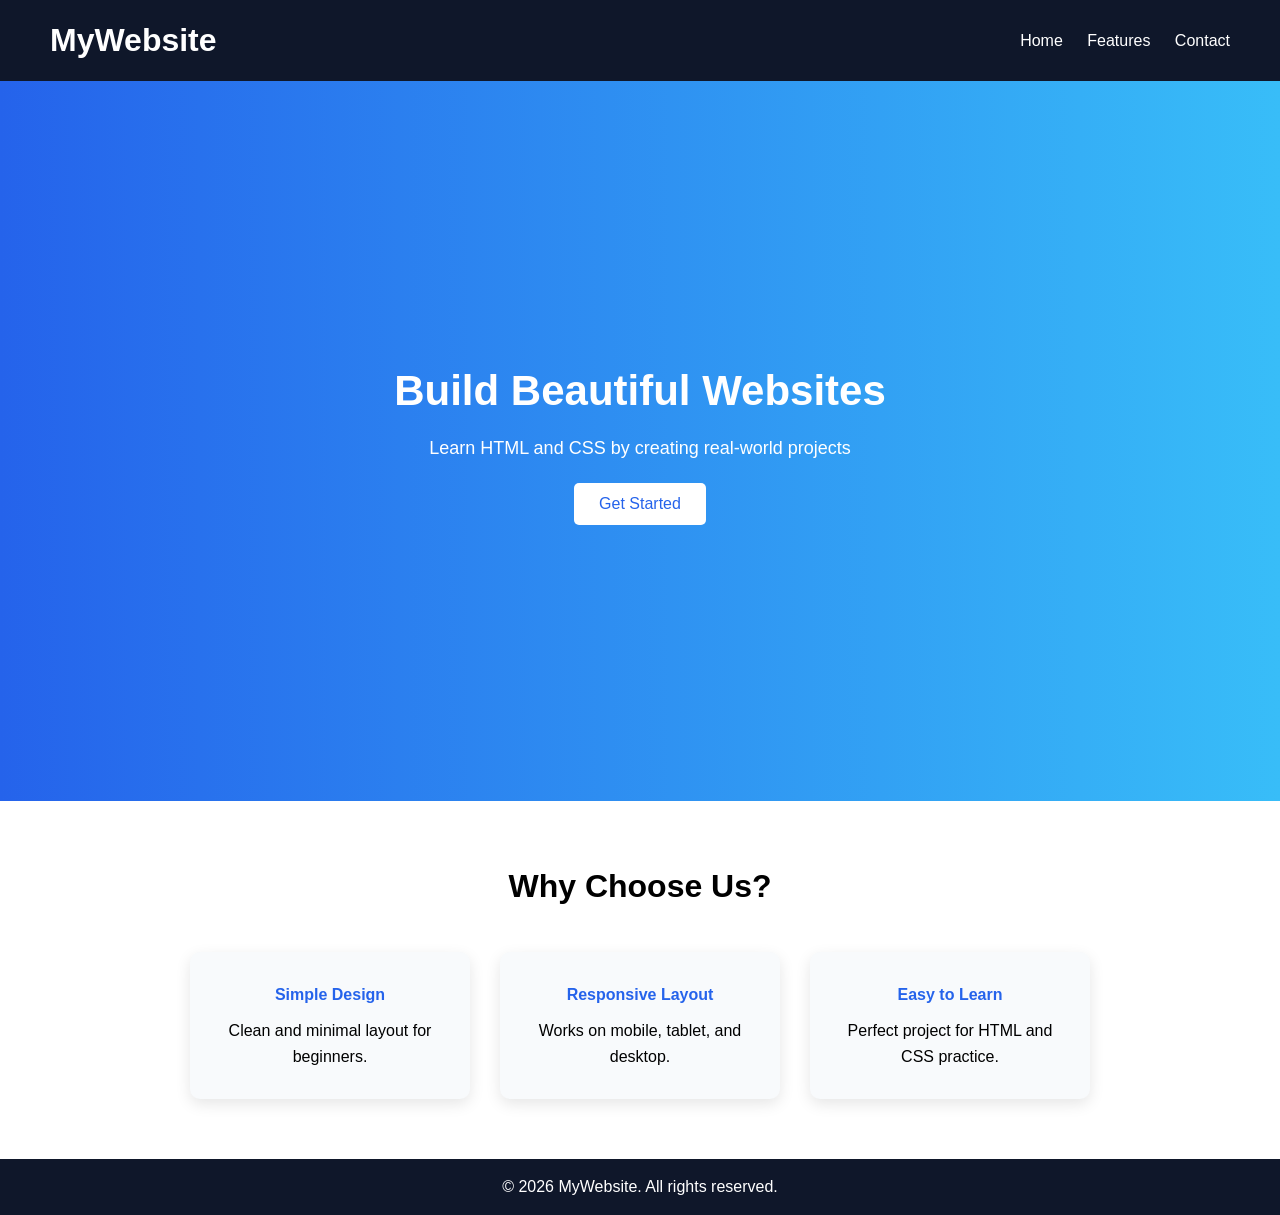
<file: a.html>
<!DOCTYPE html>
<html lang="en">
<head>
    <meta charset="UTF-8">
    <meta name="viewport" content="width=device-width, initial-scale=1.0">
    <title>Landing Page</title>
    <link rel="stylesheet" href="b.css">
</head>
<body>

    <!-- NAVBAR -->
    <header>
        <h1>MyWebsite</h1>
        <nav>
            <a href="#">Home</a>
            <a href="#">Features</a>
            <a href="#">Contact</a>
        </nav>
    </header>

    <!-- HERO SECTION -->
    <section class="hero">
        <h2>Build Beautiful Websites</h2>
        <p>Learn HTML and CSS by creating real-world projects</p>
        <button>Get Started</button>
    </section>

    <!-- FEATURES SECTION -->
    <section class="features">
        <h3>Why Choose Us?</h3>

        <div class="feature-box">
            <div class="feature">
                <h4>Simple Design</h4>
                <p>Clean and minimal layout for beginners.</p>
            </div>

            <div class="feature">
                <h4>Responsive Layout</h4>
                <p>Works on mobile, tablet, and desktop.</p>
            </div>

            <div class="feature">
                <h4>Easy to Learn</h4>
                <p>Perfect project for HTML and CSS practice.</p>
            </div>
        </div>
    </section>

    <!-- FOOTER -->
    <footer>
        <p>© 2026 MyWebsite. All rights reserved.</p>
    </footer>

</body>
</html>
</file>
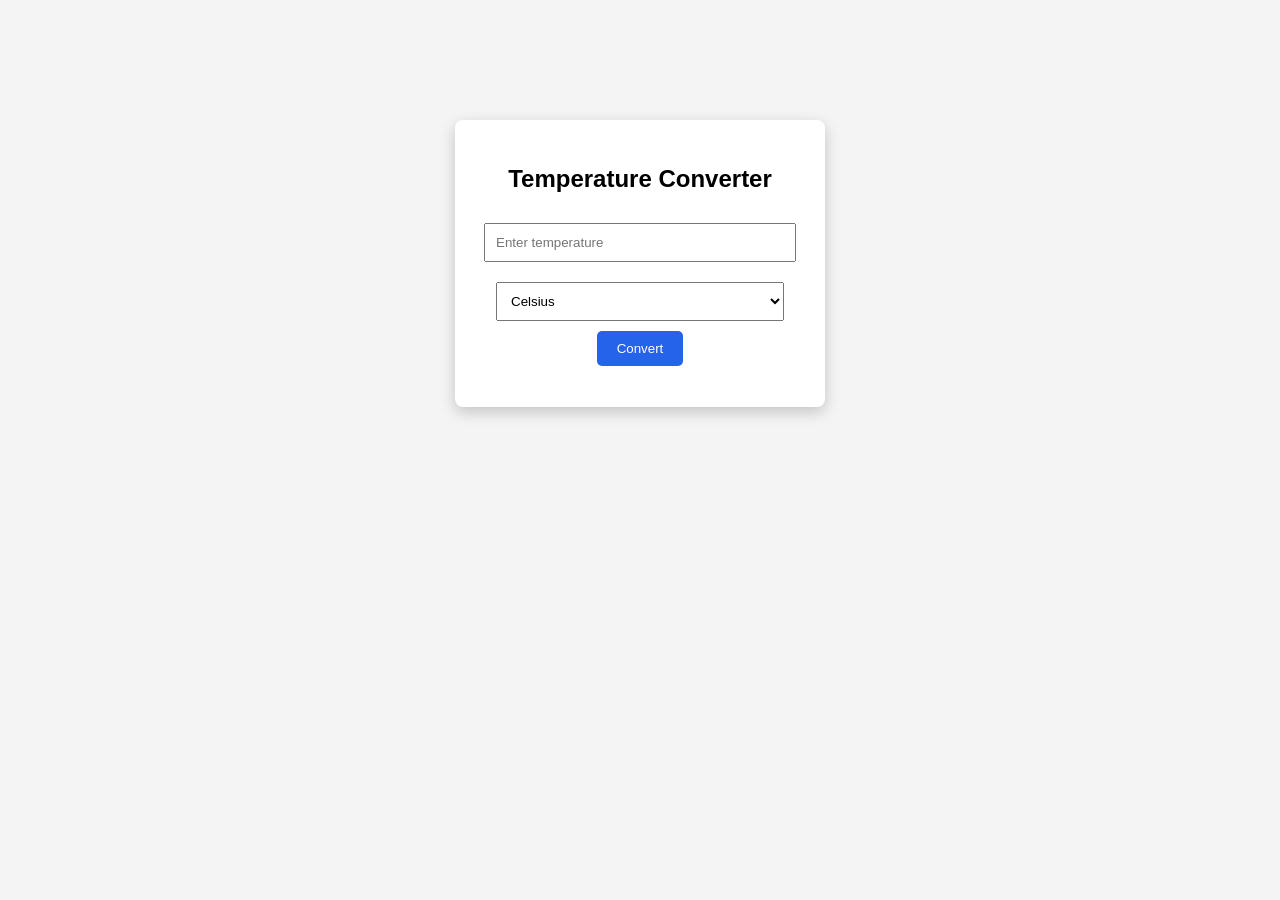
<file: main.html>
<!DOCTYPE html>
<html lang="en">
<head>
    <meta charset="UTF-8">
    <title>Temperature Converter</title>
    <link rel="stylesheet" href="styles.css">
</head>
<body>

<div class="box">
    <h2>Temperature Converter</h2>

    <!-- Input field -->
    <input type="number" id="tempInput" placeholder="Enter temperature">

    <!-- Unit selection -->
    <select id="unit">
        <option value="celsius">Celsius</option>
        <option value="fahrenheit">Fahrenheit</option>
        <option value="kelvin">Kelvin</option>
    </select>

    <!-- Convert button -->
    <button onclick="convert()">Convert</button>

    <!-- Output -->
    <p id="result"></p>
</div>

<script src="convert.js"></script>
</body>
</html>
</file>
<file: b.css>
/* RESET */
* {
    margin: 0;
    padding: 0;
    box-sizing: border-box;
    font-family: Arial, Helvetica, sans-serif;
}

body {
    background-color: #f4f4f4;
    line-height: 1.6;
}

/* NAVBAR */
header {
    background-color: #0f172a;
    color: white;
    padding: 15px 50px;
    display: flex;
    justify-content: space-between;
    align-items: center;
}

nav a {
    color: white;
    text-decoration: none;
    margin-left: 20px;
    font-size: 16px;
}

nav a:hover {
    color: #38bdf8;
}

/* HERO */
.hero {
    height: 80vh;
    background: linear-gradient(to right, #2563eb, #38bdf8);
    color: white;
    display: flex;
    flex-direction: column;
    justify-content: center;
    align-items: center;
    text-align: center;
    padding: 20px;
}

.hero h2 {
    font-size: 42px;
    margin-bottom: 10px;
}

.hero p {
    font-size: 18px;
    margin-bottom: 20px;
}

.hero button {
    background-color: white;
    color: #2563eb;
    border: none;
    padding: 12px 25px;
    font-size: 16px;
    border-radius: 5px;
    cursor: pointer;
}

.hero button:hover {
    background-color: #e0f2fe;
}

/* FEATURES */
.features {
    padding: 60px 50px;
    background-color: white;
    text-align: center;
}

.features h3 {
    font-size: 32px;
    margin-bottom: 40px;
}

.feature-box {
    display: flex;
    gap: 30px;
    justify-content: center;
    flex-wrap: wrap;
}

.feature {
    background-color: #f8fafc;
    padding: 30px;
    width: 280px;
    border-radius: 10px;
    box-shadow: 0 5px 15px rgba(0, 0, 0, 0.1);
}

.feature h4 {
    color: #2563eb;
    margin-bottom: 10px;
}

/* FOOTER */
footer {
    background-color: #0f172a;
    color: white;
    text-align: center;
    padding: 15px;
}
</file>
<file: styles.css>
body {
    background-color: #f4f4f4;
    font-family: Arial, sans-serif;
}

.box {
    background: white;
    width: 320px;
    margin: 120px auto;
    padding: 25px;
    text-align: center;
    border-radius: 8px;
    box-shadow: 0 5px 15px rgba(0,0,0,0.2);
}

input, select {
    width: 90%;
    padding: 10px;
    margin: 10px 0;
}

button {
    padding: 10px 20px;
    background-color: #2563eb;
    color: white;
    border: none;
    border-radius: 5px;
    cursor: pointer;
}

button:hover {
    background-color: #1e40af;
}

#result {
    margin-top: 15px;
    font-weight: bold;
}
</file>
